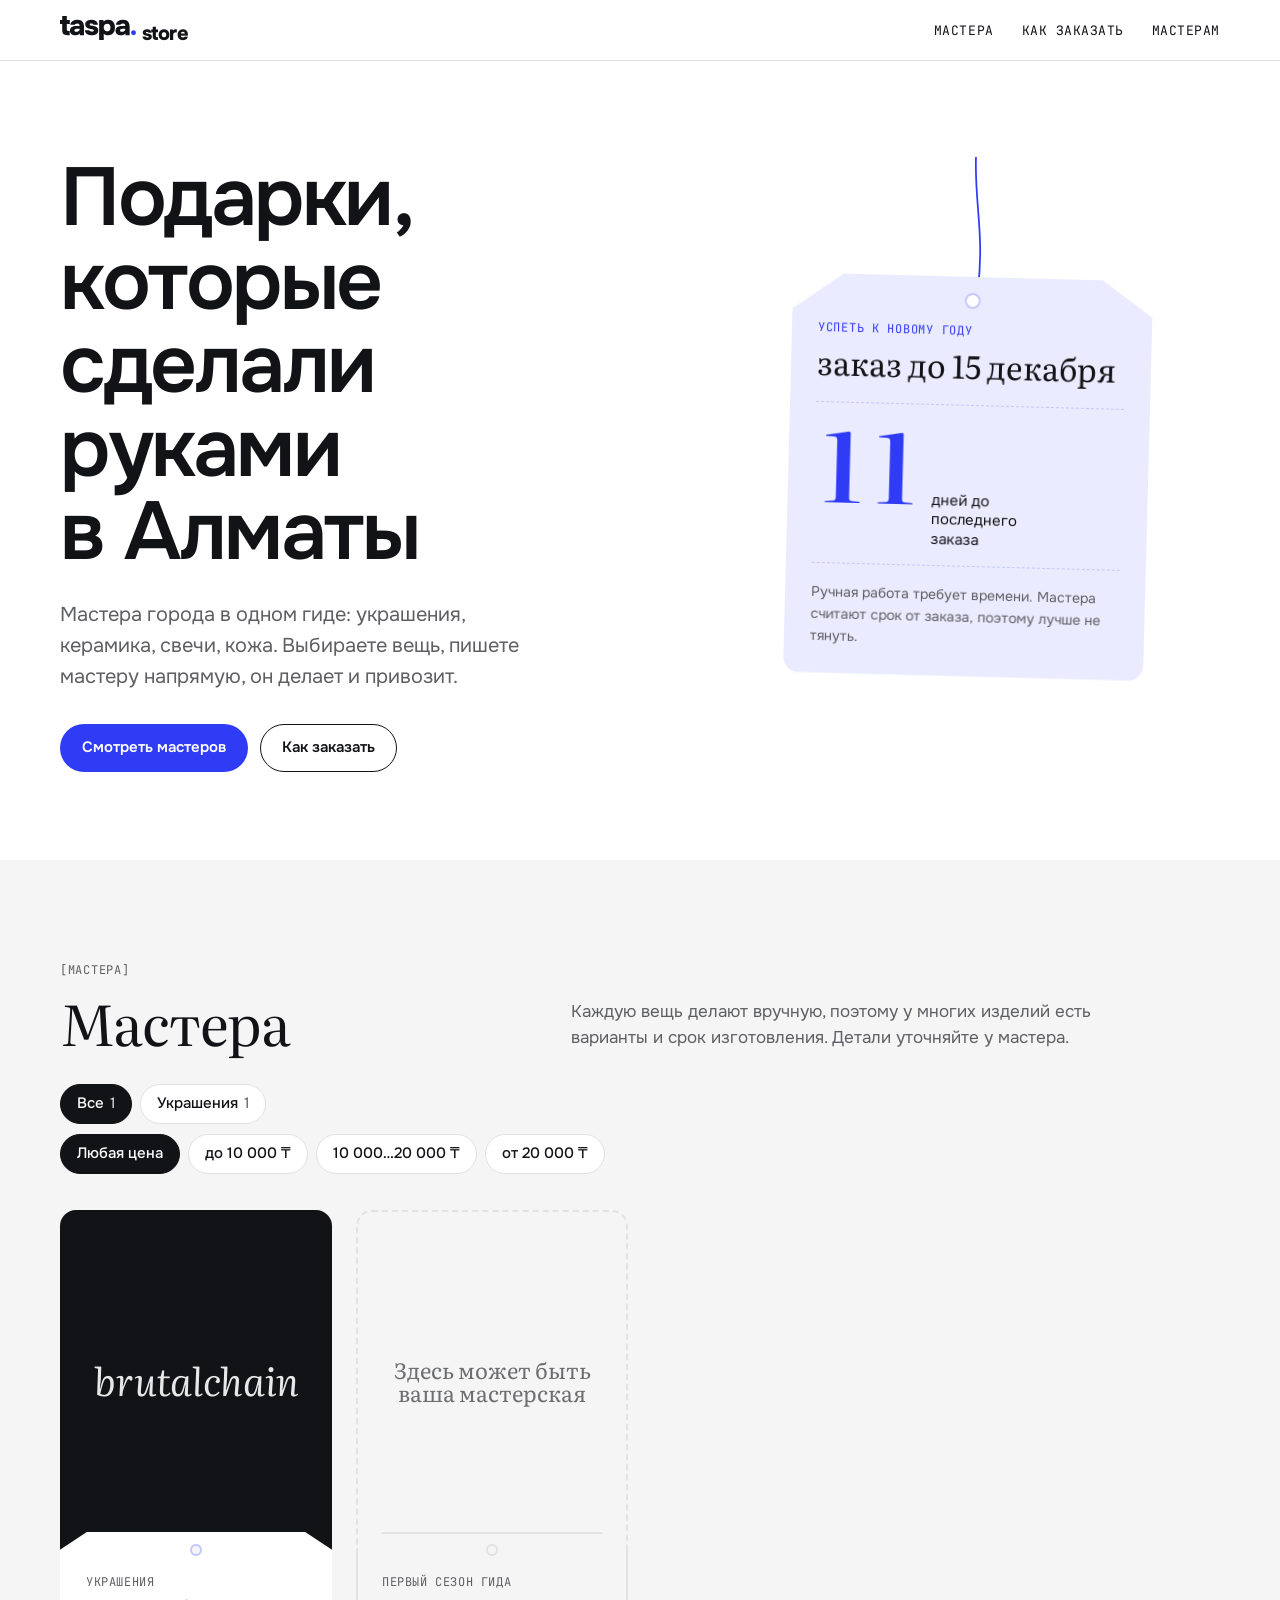
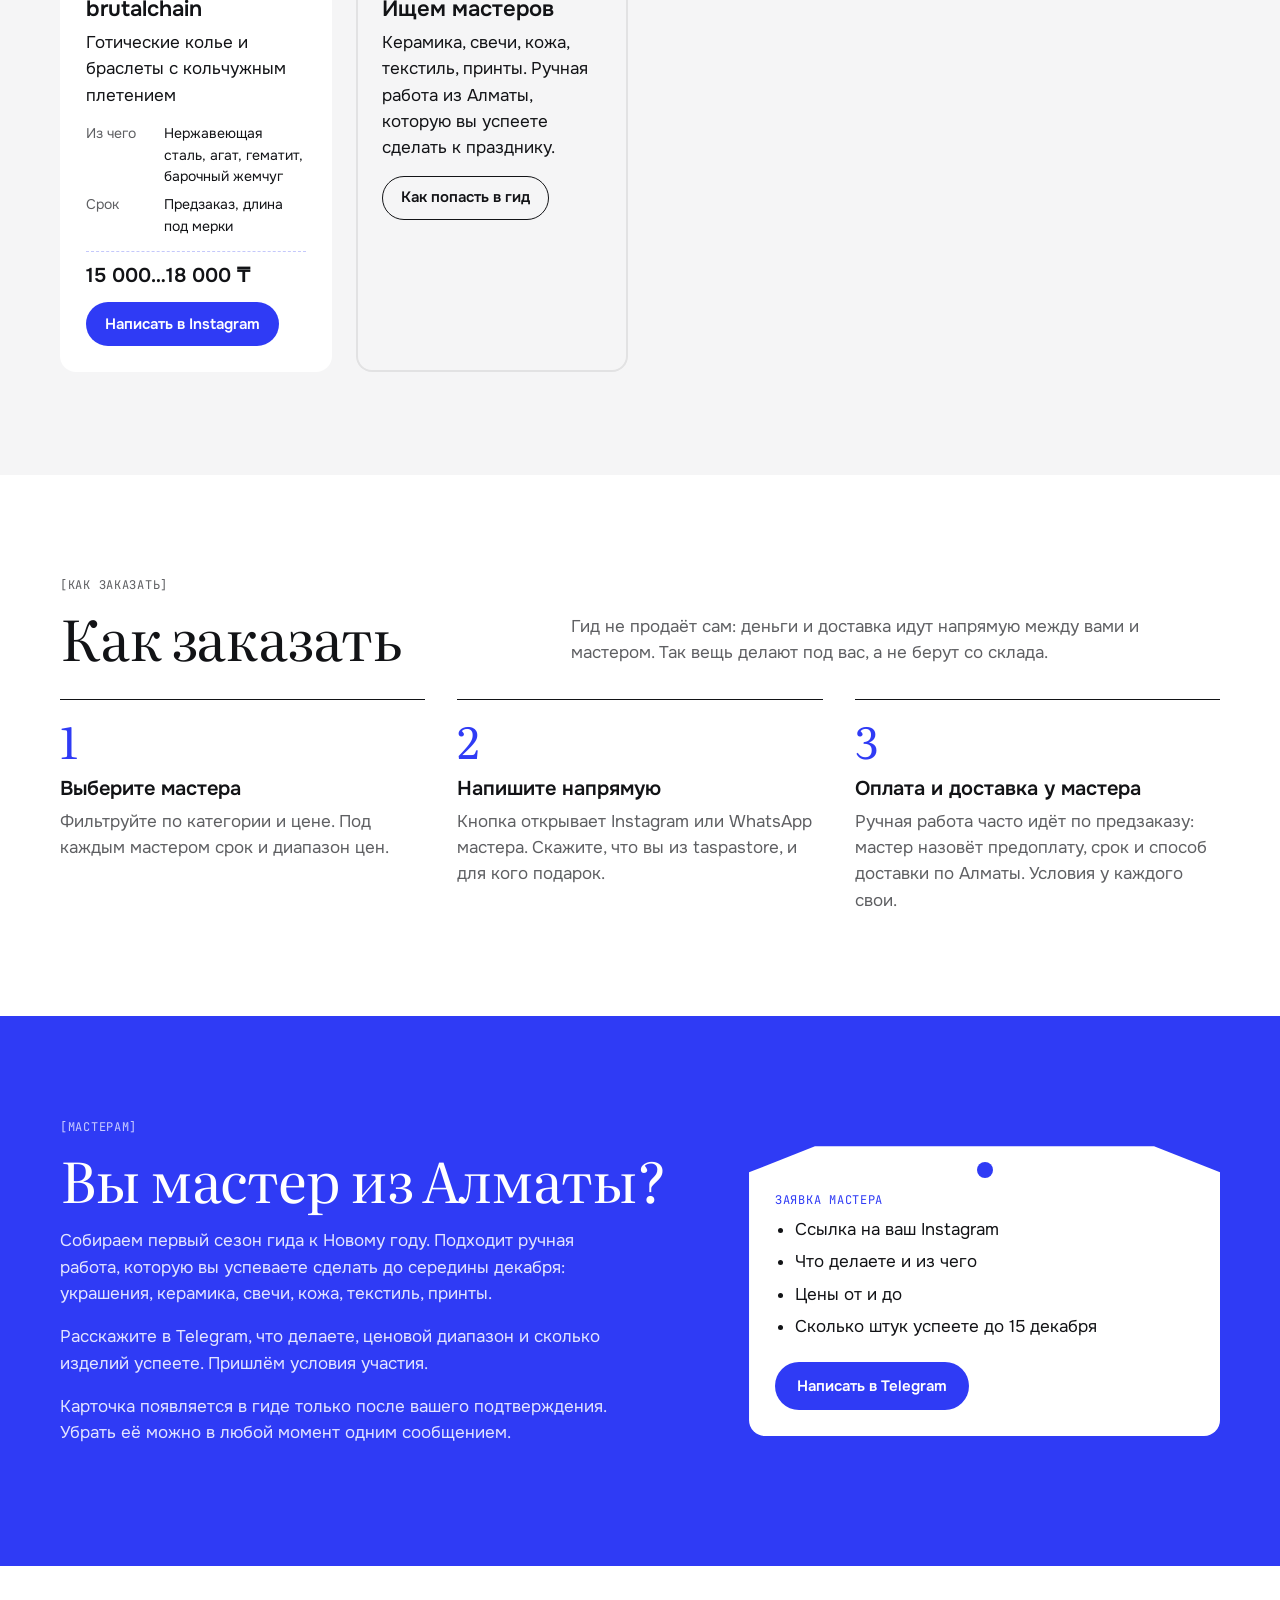
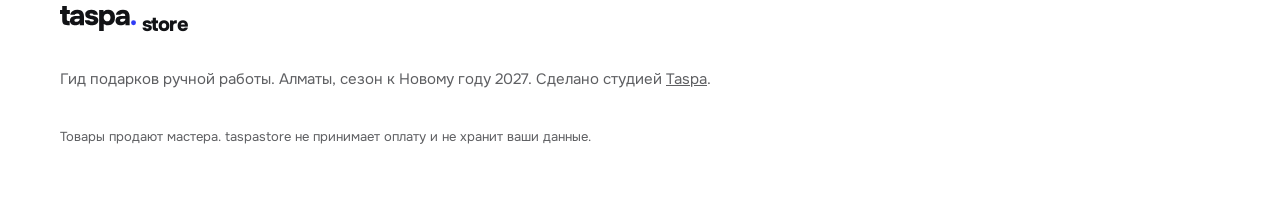
<file: index.html>
<!doctype html>
<html lang="ru">
<head>
<meta charset="utf-8">
<meta name="viewport" content="width=device-width, initial-scale=1, viewport-fit=cover">
<title>taspastore: подарки ручной работы, Алматы</title>
<meta name="description" content="Новогодний гид подарков от мастеров Алматы: украшения, керамика, свечи, кожа. Пишете мастеру напрямую, он делает и привозит.">
<meta property="og:title" content="taspastore: подарки ручной работы, Алматы">
<meta property="og:description" content="Гид подарков от мастеров Алматы. Заказ напрямую у мастера, успеть к Новому году.">
<meta property="og:image" content="https://softorture.github.io/taspastore/img/og.png">
<meta property="og:type" content="website">
<meta property="og:url" content="https://softorture.github.io/taspastore/">
<meta property="og:locale" content="ru_KZ">
<link rel="canonical" href="https://softorture.github.io/taspastore/">
<meta name="twitter:card" content="summary_large_image">
<meta name="theme-color" content="#ffffff">
<link rel="icon" href="data:image/svg+xml,%3Csvg xmlns='http://www.w3.org/2000/svg' viewBox='0 0 32 32'%3E%3Cpath d='M9 3h14l6 6v20H3V9z' fill='%23EAEBFE'/%3E%3Ccircle cx='16' cy='9' r='3' fill='%232F3BF5'/%3E%3C/svg%3E">
<link rel="preconnect" href="https://fonts.googleapis.com">
<link rel="preconnect" href="https://fonts.gstatic.com" crossorigin>
<link rel="stylesheet" href="https://fonts.googleapis.com/css2?family=Onest:wght@400;500;600;800&family=Literata:ital,opsz,wght@0,7..72,400;1,7..72,400&family=JetBrains+Mono&display=swap">
<link rel="stylesheet" href="css/style.css">
</head>
<body>
<svg class="defs" aria-hidden="true" focusable="false"><defs><path id="mark-letters" transform="translate(-2.2,132.6)" d="M57.4 0Q43.8 0 34.9 -3.1Q26 -6.2 21.7 -13.9Q17.4 -21.6 17.4 -35.6V-77.2H2.2V-105.4H17.4V-132.6H49.2V-105.4H70.2V-77.2H49.2V-40.2Q49.2 -35 51 -31.7Q52.8 -28.4 60.2 -28.4H69.2V0ZM107.6 1.6Q100.2 1.6 93.6 -0.4Q87 -2.4 81.8 -6.4Q76.6 -10.4 73.6 -16.4Q70.6 -22.4 70.6 -30.4Q70.6 -41.8 75.3 -48.5Q80 -55.2 88.1 -58.5Q96.2 -61.8 106.6 -62.8Q117 -63.8 128.2 -63.8H138.2Q138.2 -68.8 136.3 -72.5Q134.4 -76.2 130.6 -78.4Q126.8 -80.6 121.2 -80.6Q117.2 -80.6 113.8 -79.5Q110.4 -78.4 108.1 -76.5Q105.8 -74.6 105.2 -71.8H73.4Q74.6 -81.2 79 -87.9Q83.4 -94.6 90.2 -98.8Q97 -103 105.3 -105.1Q113.6 -107.2 122.4 -107.2Q138 -107.2 148.1 -101.4Q158.2 -95.6 163.3 -84.4Q168.4 -73.2 168.4 -56.6V0H139.4L139.2 -13.8Q134.2 -6.2 127.8 -3Q121.4 0.2 115.8 0.9Q110.2 1.6 107.6 1.6ZM115.6 -23Q121.6 -23 126.8 -25.7Q132 -28.4 135.3 -32.7Q138.6 -37 138.6 -42V-43.6H117Q114.4 -43.6 111.6 -43.1Q108.8 -42.6 106.7 -41.5Q104.6 -40.4 103.3 -38.5Q102 -36.6 102 -33.4Q102 -30 103.8 -27.7Q105.6 -25.4 108.7 -24.2Q111.8 -23 115.6 -23ZM221.8 1.6Q214.2 1.6 206.3 -0.2Q198.4 -2 191.6 -6Q184.8 -10 180.2 -17Q175.6 -24 174 -34.6H206Q207.2 -31.4 209.7 -29.1Q212.2 -26.8 215.9 -25.7Q219.6 -24.6 223.4 -24.6Q226 -24.6 228.4 -25Q230.8 -25.4 232.7 -26.4Q234.6 -27.4 235.6 -28.9Q236.6 -30.4 236.6 -32.6Q236.6 -35.4 234.9 -36.9Q233.2 -38.4 230.2 -39.3Q227.2 -40.2 223.4 -41Q219.6 -42 215.5 -42.7Q211.4 -43.4 207.6 -44.4Q199.8 -46.2 192.8 -49.5Q185.8 -52.8 181.4 -58.9Q177 -65 177 -75.2Q177 -84 180.8 -90.2Q184.6 -96.4 191 -100.2Q197.4 -104 205.2 -105.7Q213 -107.4 220.8 -107.4Q231.8 -107.4 241.2 -103.9Q250.6 -100.4 256.9 -92.7Q263.2 -85 264.8 -72.6H234.2Q233.6 -76.6 229.6 -79Q225.6 -81.4 219.6 -81.4Q217.4 -81.4 215.2 -81Q213 -80.6 211.3 -79.8Q209.6 -79 208.5 -77.6Q207.4 -76.2 207.4 -74.2Q207.4 -72.8 208.4 -71.3Q209.4 -69.8 211.4 -68.7Q213.4 -67.6 216.4 -66.8Q222.6 -65.4 229.1 -64.2Q235.6 -63 241.4 -61.6Q247.8 -60 253.8 -57Q259.8 -54 263.7 -48.4Q267.6 -42.8 267.6 -33.2Q267.6 -23.2 263.5 -16.4Q259.4 -9.6 252.6 -5.8Q245.8 -2 237.8 -0.2Q229.8 1.6 221.8 1.6ZM273.4 39.8V-105.4H302.8L304.4 -93Q311.4 -100.8 319.3 -104.1Q327.2 -107.4 337 -107.4Q352.4 -107.4 362.6 -100.1Q372.8 -92.8 377.9 -80.6Q383 -68.4 383 -53Q383 -37.6 377.6 -25.2Q372.2 -12.8 361.6 -5.6Q351 1.6 335.4 1.6Q328.8 1.6 323 0Q317.2 -1.6 312.6 -4.2Q308 -6.8 305.2 -9.8V39.8ZM329.4 -27.2Q338.2 -27.2 343 -31Q347.8 -34.8 349.8 -40.6Q351.8 -46.4 351.8 -52.2Q351.8 -58.6 349.6 -64.7Q347.4 -70.8 342.4 -74.6Q337.4 -78.4 328.8 -78.4Q321 -78.4 315.7 -74.7Q310.4 -71 307.7 -65.2Q305 -59.4 305 -52.8Q305 -46.2 307.6 -40.4Q310.2 -34.6 315.6 -30.9Q321 -27.2 329.4 -27.2ZM423.8 1.6Q416.4 1.6 409.8 -0.4Q403.2 -2.4 398 -6.4Q392.8 -10.4 389.8 -16.4Q386.8 -22.4 386.8 -30.4Q386.8 -41.8 391.5 -48.5Q396.2 -55.2 404.3 -58.5Q412.4 -61.8 422.8 -62.8Q433.2 -63.8 444.4 -63.8H454.4Q454.4 -68.8 452.5 -72.5Q450.6 -76.2 446.8 -78.4Q443 -80.6 437.4 -80.6Q433.4 -80.6 430 -79.5Q426.6 -78.4 424.3 -76.5Q422 -74.6 421.4 -71.8H389.6Q390.8 -81.2 395.2 -87.9Q399.6 -94.6 406.4 -98.8Q413.2 -103 421.5 -105.1Q429.8 -107.2 438.6 -107.2Q454.2 -107.2 464.3 -101.4Q474.4 -95.6 479.5 -84.4Q484.6 -73.2 484.6 -56.6V0H455.6L455.4 -13.8Q450.4 -6.2 444 -3Q437.6 0.2 432 0.9Q426.4 1.6 423.8 1.6ZM431.8 -23Q437.8 -23 443 -25.7Q448.2 -28.4 451.5 -32.7Q454.8 -37 454.8 -42V-43.6H433.2Q430.6 -43.6 427.8 -43.1Q425 -42.6 422.9 -41.5Q420.8 -40.4 419.5 -38.5Q418.2 -36.6 418.2 -33.4Q418.2 -30 420 -27.7Q421.8 -25.4 424.9 -24.2Q428 -23 431.8 -23Z"/></defs></svg>
<a class="skip" href="#makers">К мастерам</a>

<header class="top">
  <div class="wrap top-in">
    <a class="brand" href="#" aria-label="taspastore, наверх"><svg class="mark" viewBox="0 0 526.4 172.4" aria-hidden="true"><use class="mark-fg" href="#mark-letters"/><circle class="mark-dot" cx="509.4" cy="115.6" r="17"/></svg><span class="store">store</span></a>
    <nav aria-label="Разделы">
      <a href="#makers">Мастера</a>
      <a href="#how">Как заказать</a>
      <a href="#join">Мастерам</a>
    </nav>
  </div>
</header>

<main>
  <section class="hero">
    <div class="wrap hero-in">
      <div class="hero-copy">
        <h1>Подарки, которые сделали руками в&nbsp;Алматы</h1>
        <p class="lead">Мастера города в одном гиде: украшения, керамика, свечи, кожа. Выбираете вещь, пишете мастеру напрямую, он делает и привозит.</p>
        <div class="hero-actions">
          <a class="btn btn-ink" href="#makers">Смотреть мастеров</a>
          <a class="btn btn-line" href="#how">Как заказать</a>
        </div>
      </div>
      <div class="hero-tag" aria-label="Срок заказа к Новому году">
        <svg class="string" viewBox="0 0 120 160" aria-hidden="true"><path d="M60 0 C 58 50, 70 90, 62 152" fill="none" stroke="currentColor" stroke-width="2"/></svg>
        <div class="tag tag-big">
          <span class="hole" aria-hidden="true"></span>
          <p class="tag-k">Успеть к Новому году</p>
          <p class="tag-v">заказ до <span data-deadline-text>15 декабря</span></p>
          <p class="tag-count"><span class="days" data-days>41</span><span class="days-l" data-days-label>день до последнего заказа</span></p>
          <p class="tag-note">Ручная работа требует времени. Мастера считают срок от заказа, поэтому лучше не тянуть.</p>
        </div>
      </div>
    </div>
  </section>

  <section class="makers" id="makers" aria-labelledby="makers-h">
    <div class="wrap">
      <div class="sec-head">
        <div><span class="label">[МАСТЕРА]</span><h2 id="makers-h">Мастера</h2></div>
        <p>Каждую вещь делают вручную, поэтому у многих изделий есть варианты и срок изготовления. Детали уточняйте у мастера.</p>
      </div>
      <div class="filters" role="group" aria-label="Фильтры">
        <div class="chips" data-filter="category" aria-label="Категория"></div>
        <div class="chips" data-filter="price" aria-label="Цена">
          <button type="button" class="chip" data-value="all" aria-pressed="true">Любая цена</button>
          <button type="button" class="chip" data-value="0-10000" aria-pressed="false">до 10 000 ₸</button>
          <button type="button" class="chip" data-value="10000-20000" aria-pressed="false">10 000…20 000 ₸</button>
          <button type="button" class="chip" data-value="20000-1000000" aria-pressed="false">от 20 000 ₸</button>
        </div>
      </div>
      <noscript><p class="empty">Список мастеров загружается скриптом. Включите JavaScript или напишите нам в Telegram, пришлём список.</p></noscript>
      <ul class="grid" data-grid aria-live="polite"></ul>
      <p class="empty" data-empty hidden>В этой категории пока никого. Выберите другую или <a href="#join">предложите мастера</a>.</p>
    </div>
  </section>

  <section class="how" id="how" aria-labelledby="how-h">
    <div class="wrap">
      <div class="sec-head">
        <div><span class="label">[КАК ЗАКАЗАТЬ]</span><h2 id="how-h">Как заказать</h2></div>
        <p>Гид не продаёт сам: деньги и доставка идут напрямую между вами и мастером. Так вещь делают под вас, а не берут со склада.</p>
      </div>
      <ol class="steps">
        <li><h3>Выберите мастера</h3><p>Фильтруйте по категории и цене. Под каждым мастером срок и диапазон цен.</p></li>
        <li><h3>Напишите напрямую</h3><p>Кнопка открывает Instagram или WhatsApp мастера. Скажите, что вы из taspastore, и для кого подарок.</p></li>
        <li><h3>Оплата и доставка у мастера</h3><p>Ручная работа часто идёт по предзаказу: мастер назовёт предоплату, срок и способ доставки по Алматы. Условия у каждого свои.</p></li>
      </ol>
    </div>
  </section>

  <section class="join" id="join" aria-labelledby="join-h">
    <div class="wrap join-in">
      <div>
        <span class="label">[МАСТЕРАМ]</span>
        <h2 id="join-h">Вы мастер из Алматы?</h2>
        <p>Собираем первый сезон гида к Новому году. Подходит ручная работа, которую вы успеваете сделать до середины декабря: украшения, керамика, свечи, кожа, текстиль, принты.</p>
        <p>Расскажите в Telegram, что делаете, ценовой диапазон и сколько изделий успеете. Пришлём условия участия.</p>
        <p>Карточка появляется в гиде только после вашего подтверждения. Убрать её можно в любой момент одним сообщением.</p>
      </div>
      <div class="join-card tag">
        <span class="hole" aria-hidden="true"></span>
        <p class="tag-k">Заявка мастера</p>
        <ul class="join-list">
          <li>Ссылка на ваш Instagram</li>
          <li>Что делаете и из чего</li>
          <li>Цены от и до</li>
          <li>Сколько штук успеете до <span data-deadline-text>15 декабря</span></li>
        </ul>
        <a class="btn btn-ribbon" data-tg href="https://t.me/rarealmatysnowflake" target="_blank" rel="noopener">Написать в Telegram</a>
      </div>
    </div>
  </section>
</main>

<footer class="foot">
  <div class="wrap foot-in">
    <p class="brand" aria-label="taspastore"><svg class="mark" viewBox="0 0 526.4 172.4" aria-hidden="true"><use class="mark-fg" href="#mark-letters"/><circle class="mark-dot" cx="509.4" cy="115.6" r="17"/></svg><span class="store">store</span></p>
    <p>Гид подарков ручной работы. Алматы, сезон к Новому году 2027. Сделано студией <a href="https://softorture.github.io/taspa-site/">Taspa</a>.</p>
    <p class="small">Товары продают мастера. taspastore не принимает оплату и не хранит ваши данные.</p>
  </div>
</footer>

<template id="card">
  <li class="card" data-category="" data-from="" data-to="">
    <div class="card-photo"></div>
    <div class="tag tag-card">
      <span class="hole" aria-hidden="true"></span>
      <p class="card-cat"></p>
      <h3 class="card-name"></h3>
      <p class="card-what"></p>
      <dl class="card-meta">
        <div><dt>Из чего</dt><dd class="m-materials"></dd></div>
        <div><dt>Срок</dt><dd class="m-lead"></dd></div>
      </dl>
      <p class="card-price"></p>
      <div class="card-actions"></div>
    </div>
  </li>
</template>

<script src="js/main.js"></script>
</body>
</html>
</file>
<file: css/style.css>
:root {
  /* Taspa brand: paper, ink, blue (studio/brand/BRAND.md) */
  --snow: #ffffff;
  --frost: #e2e2e3;
  --panel: #f5f5f6;
  --ink: #121316;
  --ink-2: #5e5f62;
  --tag: #eaebfe;
  --tag-edge: #c4c8fb;
  --ribbon: #2f3bf5;
  --pine: #2f3bf5;
  --serif: "Literata", Georgia, serif;
  --sans: "Onest", "Helvetica Neue", Arial, sans-serif;
  --mono: "JetBrains Mono", ui-monospace, Menlo, Consolas, monospace;
  --wrap: 1240px;
  --gut: clamp(16px, 4vw, 40px);
  --r: 16px;
  --spring: cubic-bezier(.34, 1.56, .64, 1);
  color-scheme: light;
}
* { box-sizing: border-box; }
html { -webkit-text-size-adjust: 100%; scroll-behavior: smooth; }
@media (prefers-reduced-motion: reduce) { html { scroll-behavior: auto; } }
body {
  margin: 0;
  background: var(--snow);
  color: var(--ink);
  font: 400 17px/1.55 var(--sans);
}
img { max-width: 100%; display: block; }
a { color: inherit; }
:focus-visible { outline: 3px solid var(--ribbon); outline-offset: 3px; border-radius: 2px; }
.wrap { max-width: var(--wrap); margin: 0 auto; padding: 0 var(--gut); }
.defs { position: absolute; width: 0; height: 0; overflow: hidden; }
.skip { position: absolute; left: -999px; top: 8px; background: var(--ink); color: var(--snow); padding: 8px 14px; z-index: 10; }
.skip:focus { left: 8px; }

/* header */
.top { position: sticky; top: 0; z-index: 5; background: color-mix(in srgb, var(--snow) 90%, transparent); backdrop-filter: blur(10px); border-bottom: 1px solid var(--frost); }
.top-in { display: flex; align-items: center; justify-content: space-between; gap: 16px; height: 60px; }
.brand { display: inline-flex; align-items: baseline; gap: 6px; text-decoration: none; margin: 0; color: var(--ink); }
.brand .mark { width: 76px; height: auto; display: block; }
.brand .mark-fg { fill: var(--ink); }
.brand .mark-dot { fill: var(--ribbon); }
.brand .store { font: 800 20px/1 var(--sans); letter-spacing: -0.03em; }
.label { display: block; font: 400 12px/1.4 var(--mono); letter-spacing: .06em; text-transform: uppercase; color: var(--ink-2); margin-bottom: 14px; }
.top nav { display: flex; gap: clamp(12px, 3vw, 28px); font-size: 15px; }
.top nav a { text-decoration: none; padding: 6px 0; }
.top nav a { font: 400 13px/1 var(--mono); letter-spacing: .04em; text-transform: uppercase; }
.top nav a:hover { color: var(--ribbon); }

/* buttons */
.btn { display: inline-flex; align-items: center; justify-content: center; min-height: 48px; padding: 0 1.4em; border-radius: 999px; font: 600 15px/1 var(--sans); text-decoration: none; border: 1.5px solid transparent; cursor: pointer; transition: transform .3s var(--spring), background-color .15s, color .15s; }
.btn:hover { transform: scale(1.03); }
.btn:active { transform: scale(.97); }
@media (prefers-reduced-motion: reduce) { .btn, .btn:hover, .btn:active { transform: none; } }
.btn-ink { background: var(--ribbon); color: #fff; }
.btn-line { border-color: var(--ink); }
.btn-line:hover { background: var(--ink); color: var(--snow); }
.btn-ribbon { background: var(--ribbon); color: #fff; }
.btn-ribbon:hover { background: var(--ink); }

/* hero */
.hero { padding: clamp(40px, 8vw, 96px) 0 clamp(48px, 7vw, 88px); overflow: hidden; }
.hero-in { display: grid; grid-template-columns: minmax(0, 1.25fr) minmax(0, 1fr); gap: clamp(24px, 5vw, 72px); align-items: start; }
h1 { font: 600 clamp(40px, 6.4vw, 92px)/1.02 var(--sans); letter-spacing: -0.03em; margin: 0 0 24px; max-width: 13ch; text-wrap: balance; }
.lead { font-size: clamp(18px, 1.6vw, 20px); color: var(--ink-2); max-width: 38ch; margin: 0 0 32px; }
.hero-actions { display: flex; flex-wrap: wrap; gap: 12px; }

/* the tag: the one memorable object on the page */
.tag {
  position: relative;
  background: var(--tag);
  color: var(--ink);
  clip-path: polygon(14% 0, 86% 0, 100% 9%, 100% 100%, 0 100%, 0 9%);
  padding: 46px 26px 26px;
  border-radius: 0 0 var(--r) var(--r);
}
.hole { position: absolute; top: 16px; left: 50%; width: 16px; height: 16px; margin-left: -8px; border-radius: 50%; background: var(--snow); box-shadow: inset 0 0 0 2px var(--tag-edge); }
.tag-k { font: 400 12px/1.4 var(--mono); letter-spacing: .06em; text-transform: uppercase; color: var(--ribbon); margin: 0 0 8px; }

.hero-tag { position: relative; justify-self: center; width: min(360px, 100%); padding-top: 120px; color: var(--ink); }
.hero-tag .string { position: absolute; top: 0; left: 50%; width: 120px; height: 140px; margin-left: -60px; color: var(--ribbon); }
.tag-big { transform-origin: 50% -100px; animation: swing 2.4s cubic-bezier(.3,.6,.3,1) .3s both; }
@keyframes swing { 0% { transform: rotate(-9deg); } 35% { transform: rotate(5deg); } 65% { transform: rotate(-2deg); } 100% { transform: rotate(1.5deg); } }
@media (prefers-reduced-motion: reduce) { .tag-big { animation: none; transform: rotate(1.5deg); } }
.tag-v { font: 400 clamp(26px, 3vw, 32px)/1.1 var(--serif); margin: 0 0 22px; }
.tag-count { display: flex; align-items: baseline; gap: 12px; margin: 0 0 18px; padding: 16px 0; border-top: 1px dashed var(--tag-edge); border-bottom: 1px dashed var(--tag-edge); }
.days { font: 600 clamp(64px, 8vw, 96px)/.9 var(--serif); color: var(--ribbon); letter-spacing: -0.03em; font-variant-numeric: tabular-nums; }
.days-l { font-size: 15px; line-height: 1.3; max-width: 12ch; }
.tag-note { font-size: 14px; color: var(--ink-2); margin: 0; }

/* sections */
.sec-head { display: grid; grid-template-columns: minmax(0, 1fr) minmax(0, 1.4fr); gap: 24px 48px; align-items: end; margin-bottom: 32px; }
.sec-head h2, .join h2 { font: 400 clamp(34px, 4.4vw, 56px)/1.05 var(--serif); letter-spacing: -0.02em; margin: 0; }
.sec-head p { color: var(--ink-2); margin: 0; max-width: 52ch; }
.makers, .how { padding: clamp(56px, 8vw, 104px) 0; }
.makers { background: var(--panel); }

/* filters */
.filters { display: grid; gap: 10px; margin-bottom: 36px; }
.chips { display: flex; flex-wrap: wrap; gap: 8px; }
.chip { font: 500 15px/1 var(--sans); color: var(--ink); background: #fff; border: 1.5px solid var(--frost); border-radius: 999px; min-height: 40px; padding: 0 16px; cursor: pointer; }
.chip:hover { border-color: var(--ink); }
.chip[aria-pressed="true"] { background: var(--ink); border-color: var(--ink); color: #fff; }
.chip .n { color: var(--ink-2); margin-left: 6px; font-weight: 400; }
.chip[aria-pressed="true"] .n { color: var(--frost); }

/* grid of maker cards */
.grid { list-style: none; margin: 0; padding: 0; display: grid; grid-template-columns: repeat(auto-fill, minmax(min(100%, 270px), 1fr)); gap: 40px 24px; }
.card { display: grid; grid-template-rows: auto 1fr; }
.card[hidden] { display: none; }
.card-photo { aspect-ratio: 4 / 5; background: var(--frost); border-radius: var(--r) var(--r) 0 0; overflow: hidden; display: grid; place-items: center; }
.card-photo img { width: 100%; height: 100%; object-fit: cover; }
.card-photo .mono { font: 400 clamp(30px, 3vw, 42px)/1.05 var(--serif); color: var(--ink); opacity: .9; padding: 20px; text-align: center; overflow-wrap: break-word; max-width: 100%; }
.card-photo.no-photo { background: var(--ink); }
.card-photo.no-photo .mono { font-family: var(--serif); font-style: italic; }
.card-photo.no-photo .mono { color: var(--snow); }
.tag-card { margin-top: -18px; clip-path: polygon(10% 0, 90% 0, 100% 18px, 100% 100%, 0 100%, 0 18px); padding-top: 42px; display: flex; flex-direction: column; }
.tag-card .hole { top: 12px; width: 12px; height: 12px; margin-left: -6px; background: var(--panel); }
.tag-card { background: #fff; }
.card-cat { font: 400 12px/1.4 var(--mono); letter-spacing: .05em; text-transform: uppercase; color: var(--ink-2); margin: 0 0 6px; }
.card-name { font: 600 22px/1.15 var(--sans); margin: 0 0 8px; overflow-wrap: anywhere; }
.card-what { margin: 0 0 14px; }
.card-meta { margin: 0 0 14px; display: grid; gap: 6px; font-size: 14px; }
.card-meta div { display: grid; grid-template-columns: 70px 1fr; gap: 8px; }
.card-meta dt { color: var(--ink-2); }
.card-meta dd { margin: 0; }
.card-price { font: 600 20px/1.2 var(--sans); margin: auto 0 14px; padding-top: 12px; border-top: 1px dashed var(--tag-edge); }
.card-actions { display: flex; flex-wrap: wrap; gap: 8px; }
.card-actions .btn { min-height: 44px; padding: 0 18px; font-size: 15px; }

.card-invite .card-photo { background: transparent; border: 2px dashed var(--frost); border-bottom: 0; }
.card-invite .mono { font-size: 22px; color: var(--ink-2); }
.card-invite .tag-card { background: transparent; box-shadow: inset 0 0 0 2px var(--frost); }
.card-invite .hole { box-shadow: inset 0 0 0 2px var(--frost); background: var(--panel); }
.empty { color: var(--ink-2); }

/* steps: a real sequence */
.steps { list-style: none; counter-reset: s; margin: 0; padding: 0; display: grid; grid-template-columns: repeat(3, minmax(0, 1fr)); gap: 32px; }
.steps li { counter-increment: s; border-top: 1.5px solid var(--ink); padding-top: 18px; }
.steps li::before { content: counter(s); font: 400 44px/1 var(--serif); color: var(--ribbon); display: block; margin-bottom: 14px; }
.steps h3 { font: 600 20px/1.25 var(--sans); margin: 0 0 8px; }
.steps p { margin: 0; color: var(--ink-2); }

/* join */
.join { background: var(--ribbon); color: #fff; padding: clamp(56px, 8vw, 104px) 0; }
.join .label { color: #c9ccff; }
.join-in { display: grid; grid-template-columns: minmax(0, 1.3fr) minmax(0, 1fr); gap: clamp(32px, 6vw, 80px); align-items: center; }
.join h2 { margin-bottom: 20px; }
.join p { max-width: 50ch; color: #e3e5ff; }
.join .join-card { background: #fff; }
.join-card .hole { background: var(--ribbon); box-shadow: none; }
.join .join-card, .join .join-card p { color: var(--ink); }
.join .join-card .tag-k { color: var(--pine); }
.join-list { margin: 0 0 22px; padding-left: 20px; }
.join-list li { margin-bottom: 6px; }

/* footer */
.foot { padding: 40px 0 56px; font-size: 15px; color: var(--ink-2); }
.foot-in { display: grid; gap: 8px; }
.foot .brand { color: var(--ink); margin-bottom: 10px; }
.foot .small { font-size: 13px; }

@media (max-width: 860px) {
  .hero-in, .join-in, .sec-head { grid-template-columns: 1fr; }
  .hero-tag { padding-top: 90px; }
  .hero-tag .string { height: 100px; }
  .steps { grid-template-columns: 1fr; gap: 28px; }
}
@media (max-width: 480px) {
  .top nav a:nth-child(2) { display: none; }
  .hero-actions .btn { flex: 1 1 auto; }
}

/* card opened by a deep link (#maker-<id>) */
.card.is-target .tag-card { box-shadow: inset 0 0 0 2px var(--ribbon); }
.card.is-target:focus { outline: none; }
</file>
